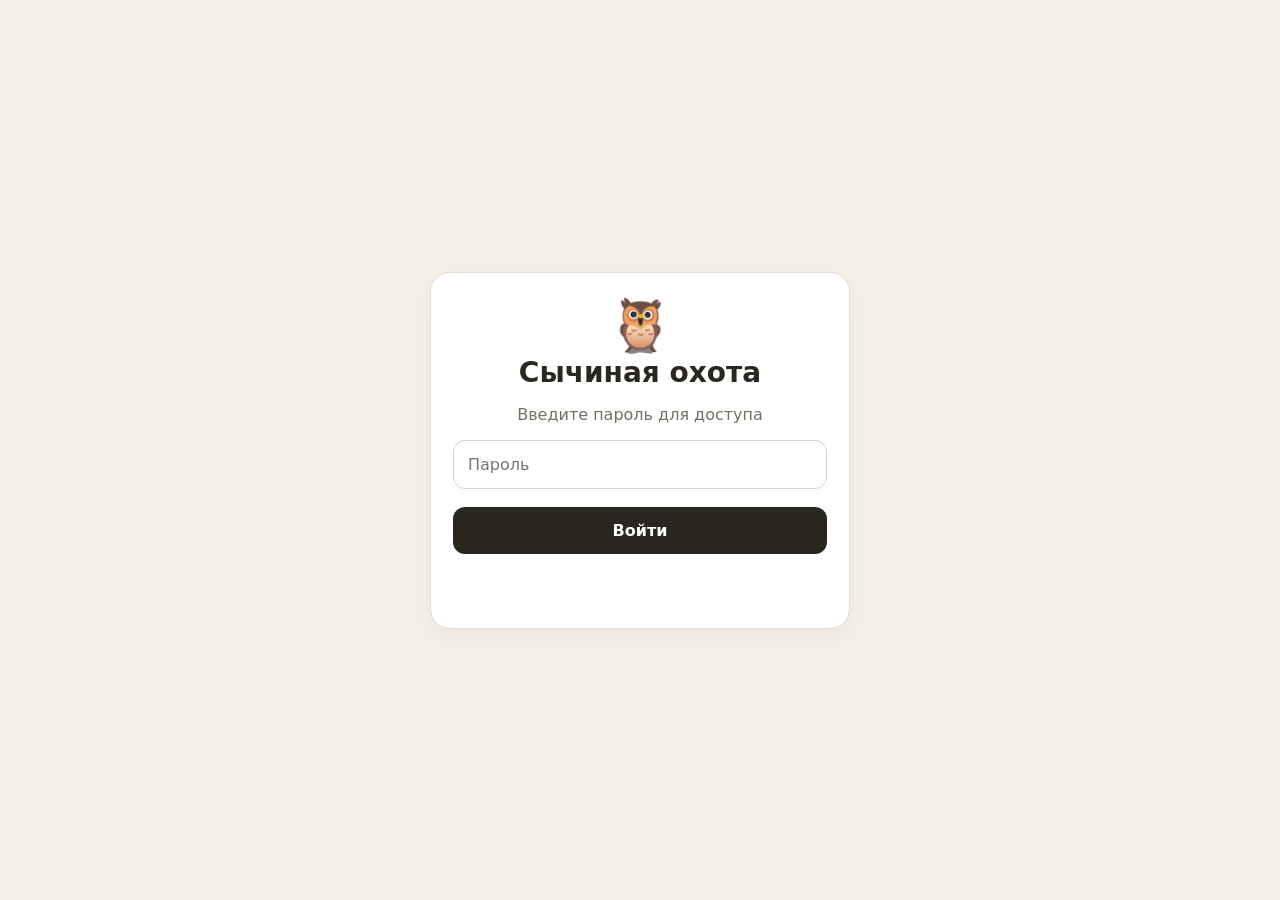
<file: index.html>
<!doctype html>
<html lang="ru">
<head>
  <meta charset="utf-8">
  <meta name="viewport" content="width=device-width,initial-scale=1">
  <meta name="theme-color" content="#f6f1e8">
  <title>Сычиная охота</title>
  <link rel="stylesheet" href="style.css?v=fact-columns">
  <link rel="stylesheet" href="treasury.css">
</head>
<body>
<div id="login" class="screen">
  <div class="card login-card">
    <div class="owl">🦉</div>
    <h1>Сычиная охота</h1>
    <p class="muted">Введите пароль для доступа</p>
    <form id="loginForm">
      <input id="password" type="password" placeholder="Пароль" required>
      <button type="submit">Войти</button>
      <p id="loginError" class="error-text"></p>
    </form>
  </div>
</div>

<main id="app" class="hidden">
  <header>
    <div>
      <div class="eyebrow">Учет мышей</div>
      <h1>🦉 Сычиная охота</h1>
    </div>
    <button id="logout" class="ghost small">Выйти</button>
  </header>

  <nav class="tabs">
    <button class="tab active" data-tab="entry">Внести данные</button>
    <button class="tab" data-tab="stats">Статистика</button>
    <button class="tab" data-tab="treasury">Сокровищница</button>
    <button class="tab" data-tab="settings">Настройки</button>
  </nav>

  <section id="entry" class="panel active">
    <div class="card">
      <div class="weekbox">
        <span>Текущая неделя</span>
        <strong id="weekLabel"></strong>
        <small>вторник - понедельник</small>
      </div>

      <label>Участник</label>
      <div class="combo">
        <input id="personSearch" type="text" autocomplete="off"
               placeholder="Начните вводить имя...">
        <div id="personList" class="dropdown hidden"></div>
      </div>
      <div id="selectedPerson" class="selected hidden"></div>
      <p id="loadHint" class="hint"></p>

      <div class="grid2">
        <div>
          <label for="plan">План мышей</label>
          <input id="plan" type="number" min="0" step="1"
                 inputmode="numeric" placeholder="0">
        </div>
        <div>
          <label for="fact">Факт мышей</label>
          <input id="fact" type="number" min="0" step="1"
                 inputmode="numeric" placeholder="0">
        </div>
      </div>

      <button id="save">Сохранить</button>
      <div id="message" class="message hidden"></div>
    </div>
  </section>

  <section id="stats" class="panel">
    <div class="stats-head">
      <div>
        <h2>Статистика</h2>
        <p class="muted">Текущая неделя и история.</p>
      </div>
      <div><button type="button" id="statsRefresh" class="ghost">🔄 Обновить данные</button> <button id="download" class="ghost">Скачать CSV</button><p id="statsCacheStatus" class="muted" role="status"></p></div>
    </div>

    <div id="currentStats"></div>
    <div id="statsContent"></div>
  </section>

  <section id="treasury" class="panel" aria-label="Сокровищница артефактов">
    <div class="treasury-app" id="owlTreasury">
      <div class="treasury-head">
        <span class="treasury-eyebrow">СОВИНАЯ АКАДЕМИЯ</span>
        <h2>Сокровищница</h2>
        <p>Коллекция магических артефактов</p>
      </div>

      <div class="treasury-mode-switch" role="group" aria-label="Выбор сокровищницы">
        <button type="button" class="treasury-mode active" data-tmode="mine" aria-pressed="true">Личная сокровищница</button>
        <button type="button" class="treasury-mode" data-tmode="all" aria-pressed="false">Общая сокровищница</button>
      </div>

      <div id="treasuryPersonBox" class="treasury-person-box">
        <label for="treasuryPersonSearch">Чья сокровищница?</label>
        <div class="treasury-person-combo">
          <input type="text" id="treasuryPersonSearch" placeholder="Поиск по имени или фамилии..." autocomplete="off" role="combobox" aria-expanded="false" aria-controls="treasuryPersonList" aria-autocomplete="list">
          <div id="treasuryPersonList" class="treasury-person-list" role="listbox" hidden></div>
        </div>
        <p id="treasuryPersonHint" class="treasury-person-hint">Выберите участника, чтобы увидеть его артефакты.</p>
      </div>

      <div class="treasury-summary">
        <div><strong id="treasuryCounter">0 из 200</strong><span>Уникальных артефактов</span></div>
        <strong id="treasuryPercent">0%</strong>
      </div>
      <div class="treasury-progress" aria-hidden="true"><div id="treasuryProgress"></div></div>

      <div class="treasury-toolbar">
        <div id="treasuryFilters" class="treasury-filters" role="group" aria-label="Фильтр по редкости">
          <button type="button" class="selected" data-trarity="all" title="Все редкости" aria-label="Все редкости">Все</button>
          <button type="button" data-trarity="обычный" title="Обычные" aria-label="Обычные">⚪</button>
          <button type="button" data-trarity="необычный" title="Необычные" aria-label="Необычные">🟢</button>
          <button type="button" data-trarity="редкий" title="Редкие" aria-label="Редкие">🔵</button>
          <button type="button" data-trarity="эпический" title="Эпические" aria-label="Эпические">🟣</button>
          <button type="button" data-trarity="легендарный" title="Легендарные" aria-label="Легендарные">🟡</button>
        </div>
        <button type="button" id="treasuryRefresh" class="treasury-refresh" aria-label="Обновить коллекцию" title="Обновить">↻</button>
      </div>

      <p class="treasury-notice" id="treasuryNotice" role="status">Нажмите на вкладку, чтобы загрузить находки.</p>
      <div class="treasury-shelf" id="treasuryShelf" aria-label="Найденные артефакты"></div>
      <p class="treasury-empty" id="treasuryEmpty" hidden></p>
    </div>
  </section>

  <section id="settings" class="panel">
    <div class="card">
      <h2>Настройки</h2>

      <div class="weekbox">
        <span>Командная норма на неделю</span>
        <strong id="settingsWeek"></strong>
        <small>вторник - понедельник</small>
      </div>

      <label for="teamGoal">Цель мышей на команду</label>
      <input id="teamGoal" type="number" min="0" step="1"
             inputmode="numeric" placeholder="Например, 300">

      <p class="hint">
        Значение хранится в листе текущей недели. Его также можно изменить
        прямо в Google Sheets в ячейке B2.
      </p>

      <button id="saveGoal">Сохранить цель</button>
      <div id="settingsMessage" class="message hidden"></div>
    </div>
  </section>

  <footer>Данные хранятся в Google Sheets</footer>
</main>
<dialog id="treasuryDialog" aria-label="Карточка артефакта">
  <div class="treasury-dialog-content">
    <button type="button" id="treasuryClose" aria-label="Закрыть" class="treasury-dialog-close">×</button>
    <div id="treasuryBigCard"></div>
    <p id="treasuryQuantity"></p>
  </div>
</dialog>
<script src="app.js?v=fact-columns"></script>
<script src="treasury.js"></script>
</body>
</html>
</file>
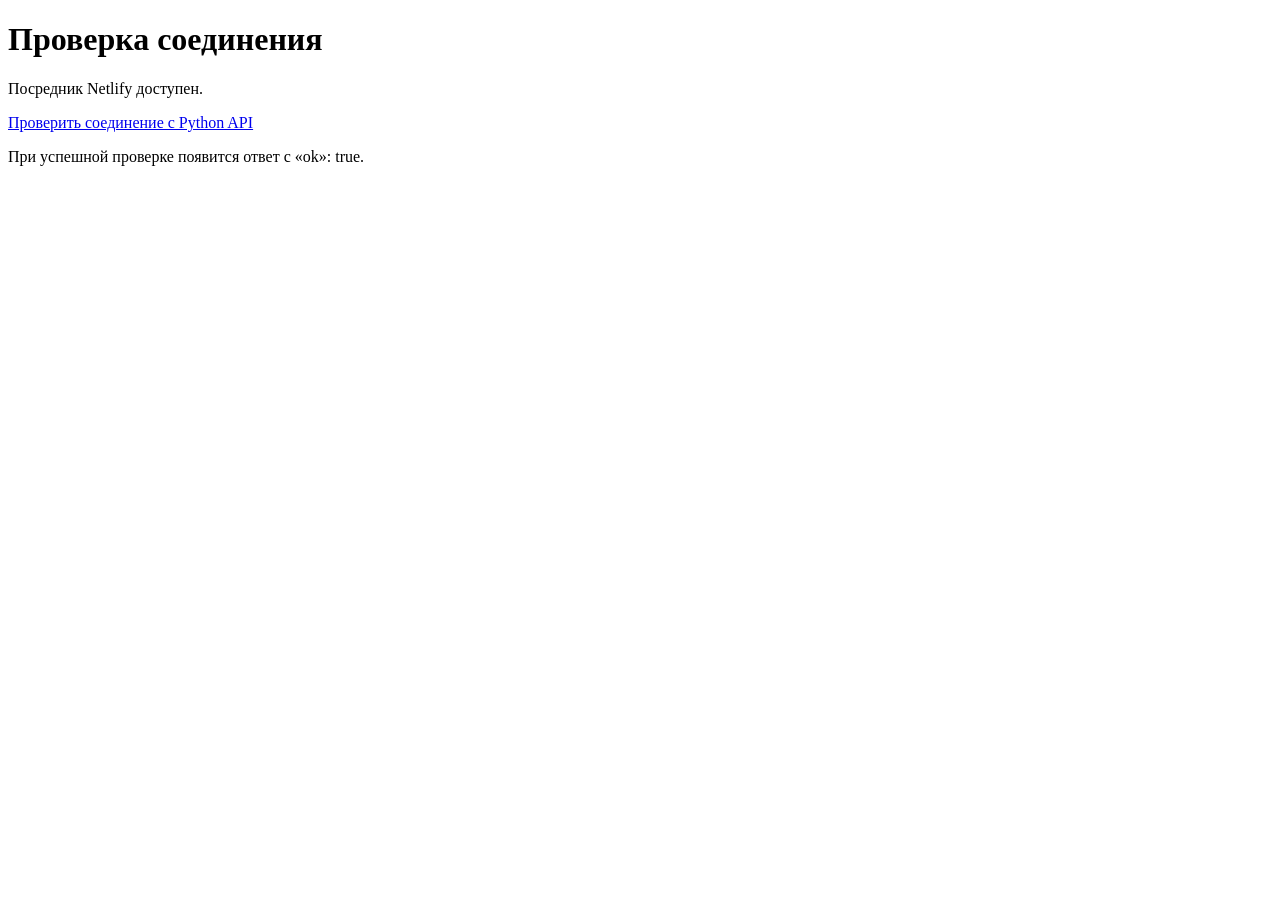
<file: netlify-proxy/public/index.html>
<!doctype html><html lang="ru"><meta charset="utf-8"><meta name="viewport" content="width=device-width,initial-scale=1"><title>Робосычик — проверка соединения</title><body><h1>Проверка соединения</h1><p>Посредник Netlify доступен.</p><p><a href="/health">Проверить соединение с Python API</a></p><p>При успешной проверке появится ответ с «ok»: true.</p></body></html>
</file>
<file: style.css>
*{box-sizing:border-box}body{margin:0;font-family:Inter,system-ui,-apple-system,Segoe UI,Roboto,Arial,sans-serif;background:#f6f1e8;color:#292720}button,input{font:inherit}.hidden{display:none!important}.screen{min-height:100vh;display:grid;place-items:center;padding:22px}.login-card{max-width:420px;width:100%;text-align:center}.owl{font-size:52px}h1,h2,h3{margin-top:0}h1{font-size:28px;margin-bottom:6px}.muted,.hint{color:#756f64}.hint{font-size:13px;min-height:20px}.card{background:#fff;border:1px solid #e6ddcf;border-radius:20px;padding:22px;box-shadow:0 8px 28px rgba(60,45,20,.06)}main{max-width:900px;margin:auto;padding:24px 18px 60px}header{display:flex;align-items:center;justify-content:space-between;gap:12px}.eyebrow{text-transform:uppercase;letter-spacing:.12em;font-size:11px;color:#8b795e;font-weight:800}.tabs{display:flex;gap:8px;margin:22px 0;overflow-x:auto;padding-bottom:2px}.tab,.ghost{background:transparent;color:#544b3e;border:1px solid #d8cbb8}.tab{width:auto;white-space:nowrap;margin:0}.tab.active{background:#292720;color:#fff;border-color:#292720}.panel{display:none}.panel.active{display:block}.weekbox{background:#f7f1e6;border-radius:14px;padding:14px 16px;margin-bottom:22px;display:flex;flex-direction:column;gap:3px}.weekbox span,.weekbox small{color:#7a7062}.weekbox strong{font-size:20px}label{display:block;font-weight:750;margin:16px 0 7px}input{width:100%;padding:14px;border:1px solid #d8d0c5;border-radius:12px;background:#fff;font-size:16px}input:focus{outline:2px solid #a99170;outline-offset:1px}.combo{position:relative}.dropdown{position:absolute;z-index:20;top:calc(100% + 5px);left:0;right:0;background:#fff;border:1px solid #d8d0c5;border-radius:12px;box-shadow:0 10px 30px rgba(0,0,0,.12);max-height:280px;overflow:auto;padding:6px}.person-option{display:block;width:100%;margin:0;background:#fff;color:#292720;text-align:left;border-radius:8px;padding:11px 12px;font-weight:600}.person-option:hover,.person-option:focus{background:#f7f1e6}.no-results{padding:12px;color:#756f64}.selected{margin-top:9px;font-size:13px;font-weight:700;color:#35643a}.grid2{display:grid;grid-template-columns:1fr 1fr;gap:14px}button{width:100%;border:0;border-radius:12px;background:#292720;color:#fff;padding:14px 18px;font-weight:800;cursor:pointer;margin-top:18px}button:disabled{opacity:.55}.small{width:auto;margin:0;padding:9px 12px}.message{margin-top:14px;padding:12px;border-radius:12px;background:#e9f5e8;color:#285f2d;font-weight:700}.message.bad,.error-box{background:#fff0ee;color:#a0362c}.error-text{color:#a0362c;min-height:20px}.stats-head{display:flex;align-items:center;justify-content:space-between;gap:15px;margin-bottom:16px}.stats-head .ghost{width:auto;margin:0}.summary4{display:grid;grid-template-columns:repeat(4,1fr);gap:12px;margin-bottom:18px}.metric{background:#fff;border:1px solid #e6ddcf;border-radius:16px;padding:16px}.metric span,.metric small{display:block;color:#756f64;font-size:13px}.metric strong{display:block;font-size:24px}.catchup{background:#f7f1e6}.catchup strong{font-size:18px}.current-title{display:flex;justify-content:space-between;gap:10px;align-items:baseline}.current-title h3{margin:0}.current-title span,.week-goal{color:#756f64;font-size:13px}.week-goal{margin:-7px 0 10px}.week-card{margin-bottom:14px}.table-wrap{overflow:auto}table{border-collapse:collapse;width:100%;min-width:480px}th,td{text-align:left;padding:10px;border-bottom:1px solid #eee6db}th{font-size:12px;color:#756f64}.total{font-weight:800}footer{text-align:center;color:#928879;font-size:12px;margin-top:28px}@media(max-width:700px){main{padding:18px 14px 50px}h1{font-size:24px}.grid2{grid-template-columns:1fr}.summary4{grid-template-columns:1fr 1fr}.stats-head{align-items:flex-start;flex-direction:column}.stats-head .ghost{width:100%}.card{padding:17px}}@media(max-width:390px){.summary4{grid-template-columns:1fr}.current-title{align-items:flex-start;flex-direction:column}}
.fact-distribution{margin:14px 0}
.fact-distribution select{width:100%;padding:12px;border:1px solid #d8d0c5;border-radius:12px;background:#fff;color:inherit;font:inherit}
.fact-distribution-axis{margin:12px 0 0;color:#466f68;font-size:13px}
.fact-distribution-x{margin:0;text-align:center;color:#756f64}
.fact-distribution-scroll{overflow-x:auto}
.fact-distribution-svg{display:block;width:100%;height:218px;font-size:12px}
.fact-distribution-sr{position:absolute;width:1px;height:1px;overflow:hidden;clip-path:inset(50%);white-space:nowrap}
</file>
<file: treasury.css>
/* Сокровищница Робосычика: все стили ограничены отдельной вкладкой. */
.treasury-app{font-family:Georgia,'Times New Roman',serif;color:#f7e9c9;background:radial-gradient(ellipse at top,#604431 0%,#241a16 72%);padding:23px 18px 32px;border-radius:20px;min-height:400px}
.treasury-app *{box-sizing:border-box}
.treasury-app button{width:auto;margin:0;font-weight:inherit}
.treasury-head{text-align:center;padding:8px 5px 20px}
.treasury-eyebrow{display:block;font:700 10px system-ui;letter-spacing:3px;color:#e4b87b}
.treasury-head h2{font-size:clamp(29px,6vw,48px);color:#f6db9e;margin:10px 0 4px}
.treasury-head p{margin:0;color:#cbb99f;font-size:16px}
.treasury-mode-switch{display:grid;grid-template-columns:1fr 1fr;gap:8px;margin:14px 0}
.treasury-app .treasury-mode,.treasury-app .treasury-filters button,.treasury-app .treasury-refresh{background:#39291f;color:#eedbb9;border:1px solid #856344;border-radius:9px;cursor:pointer;padding:12px 7px}
.treasury-app .treasury-mode{font:600 13px system-ui;min-width:0}
.treasury-app .treasury-mode.active,.treasury-app .treasury-filters button.selected{background:#aa7d43;color:#211710;border-color:#dfb577}
.treasury-person-box{background:#35261c;border:1px solid #755537;padding:13px 15px 12px;border-radius:12px;margin-bottom:14px}
.treasury-person-box[hidden]{display:none}
.treasury-person-box label{font:700 14px system-ui;color:#f4d59b;margin:0 0 8px}
.treasury-person-combo{position:relative}
.treasury-app #treasuryPersonSearch{width:100%;padding:12px 14px;border:1px solid #a68b68;border-radius:9px;background:#fdf3df;color:#332315;font:15px system-ui;outline-offset:2px}
.treasury-person-list{position:absolute;z-index:80;top:calc(100% + 5px);left:0;right:0;max-height:260px;overflow-y:auto;border-radius:10px;border:1px solid #b89161;background:#fdf3df;box-shadow:0 10px 30px #140b08a8;padding:5px}
.treasury-person-list[hidden]{display:none}
.treasury-app .treasury-person-option{display:block;width:100%;text-align:left;background:transparent;color:#332315;padding:10px;border:0;border-radius:7px;font:600 14px system-ui;cursor:pointer}
.treasury-app .treasury-person-option:hover,.treasury-app .treasury-person-option:focus-visible{background:#ead8b8}
.treasury-no-results{color:#665442;padding:10px;font:13px system-ui}
.treasury-person-hint{font:12px/1.5 system-ui;color:#d7bd95;margin:8px 0 0}
.treasury-summary{display:flex;align-items:center;justify-content:space-between;gap:12px;background:#37291f;border:1px solid #7c5b3c;border-radius:12px;padding:15px 18px}
.treasury-summary div strong{display:block;font-size:23px;color:#f7d89e}
.treasury-summary div span{display:block;font:12px system-ui;color:#d0b99a;margin-top:5px}
.treasury-summary>strong{font-size:24px;color:#e8bb78}
.treasury-progress{height:8px;border-radius:10px;background:#1b1511;margin:10px 0 20px;overflow:hidden}
.treasury-progress>div{height:100%;width:0;background:#d6a15d;transition:width .3s}
.treasury-toolbar{display:flex;gap:8px;align-items:center;justify-content:space-between}
.treasury-filters{display:flex;gap:5px;overflow-x:auto;scrollbar-width:thin}
.treasury-app .treasury-filters button{padding:9px 10px;white-space:nowrap;font:13px system-ui;min-width:39px}
.treasury-app .treasury-refresh{padding:3px 13px;font-size:22px}
.treasury-app .treasury-refresh:disabled{opacity:.5}
.treasury-notice{font:12px/1.5 system-ui;color:#d8bb8e;text-align:center;margin:15px 0}
.treasury-shelf{display:grid;grid-template-columns:repeat(3,minmax(0,1fr));gap:22px 10px;padding:17px 10px 35px;background:repeating-linear-gradient(to bottom,transparent 0,transparent 205px,#130c09 205px,#8b5b35 213px,#4d2f20 224px,#23140f 230px);border:8px solid #563822;border-radius:14px;box-shadow:inset 0 0 25px #140c08,0 12px 30px #0f0b09;min-height:210px}
.treasury-shelf[hidden]{display:none}
.treasury-app .treasury-artifact{position:relative;padding:0;min-width:0;border:0;background:transparent;color:inherit;cursor:pointer}
.treasury-art{aspect-ratio:2/3;width:100%;border:4px solid var(--accent,#a6a3a0);border-radius:8px;background:linear-gradient(140deg,#eadcb8,#b79e77);box-shadow:0 4px 9px #140d0b;display:flex;flex-direction:column;align-items:center;justify-content:center;gap:9px;color:#463323;padding:7px;overflow:hidden}
.treasury-art img{width:100%;height:100%;object-fit:contain}
.treasury-symbol{font-size:clamp(25px,7vw,50px)}
.treasury-art-name{font:bold clamp(10px,2.5vw,15px) Georgia;text-align:center;overflow-wrap:anywhere}
.treasury-count{position:absolute;right:-5px;top:-7px;background:#f2d08a;color:#2b1b12;border:2px solid #6d4727;border-radius:20px;font:bold 12px system-ui;padding:4px 6px}
.treasury-number{font:11px system-ui;text-align:center;margin-top:6px;color:#ddc39c}
.treasury-empty{text-align:center;line-height:1.7;color:#e8d1aa;padding:25px}
.treasury-empty[hidden]{display:none}
.treasury-app .treasury-artifact:focus-visible,.treasury-app .treasury-mode:focus-visible,.treasury-app .treasury-filters button:focus-visible{outline:3px solid #f5d28e;outline-offset:3px}
#treasuryDialog{font-family:Georgia,'Times New Roman',serif;border:1px solid #b18a52;border-radius:14px;background:#2d211a;color:#f5e2bf;max-width:min(96vw,720px);width:min(96vw,720px);max-height:96vh;max-height:96dvh;overflow:auto;padding:10px;box-shadow:0 20px 60px #0009}
#treasuryDialog::backdrop{background:#000c}
.treasury-dialog-content{position:relative;text-align:center;padding:28px 11px 5px}
#treasuryBigCard .treasury-art{aspect-ratio:2/3;width:min(100%,56vh,560px);width:min(100%,56dvh,560px);max-height:none;margin:0 auto;min-width:0}
#treasuryBigCard .treasury-art img{display:block;max-height:78vh;max-height:78dvh;object-fit:contain}
#treasuryBigCard .treasury-art-name{font-size:19px}
#treasuryBigCard .treasury-symbol{font-size:75px}
#treasuryDialog .treasury-dialog-close{position:absolute;right:1px;top:0;width:41px;height:41px;background:transparent;border:0;color:#fff;font-size:32px;line-height:1;padding:0;margin:0;cursor:pointer;z-index:1}
#treasuryQuantity{font:13px system-ui;color:#e8d1aa;margin:12px 0 0}
@media(min-width:700px){.treasury-shelf{grid-template-columns:repeat(4,minmax(0,1fr));gap:26px 20px;background-size:auto 275px}.treasury-art-name{font-size:15px}}
@media(max-width:580px){.treasury-app{padding:18px 10px 25px}.treasury-shelf{gap:20px 7px;padding:13px 7px 25px;border-width:6px}.treasury-app .treasury-filters button{padding:7px 8px;min-width:35px}.treasury-app .treasury-mode{padding:12px 4px;font-size:12px}.treasury-art{border-width:3px}}
@media(prefers-reduced-motion:reduce){.treasury-progress>div{transition:none}}
</file>
